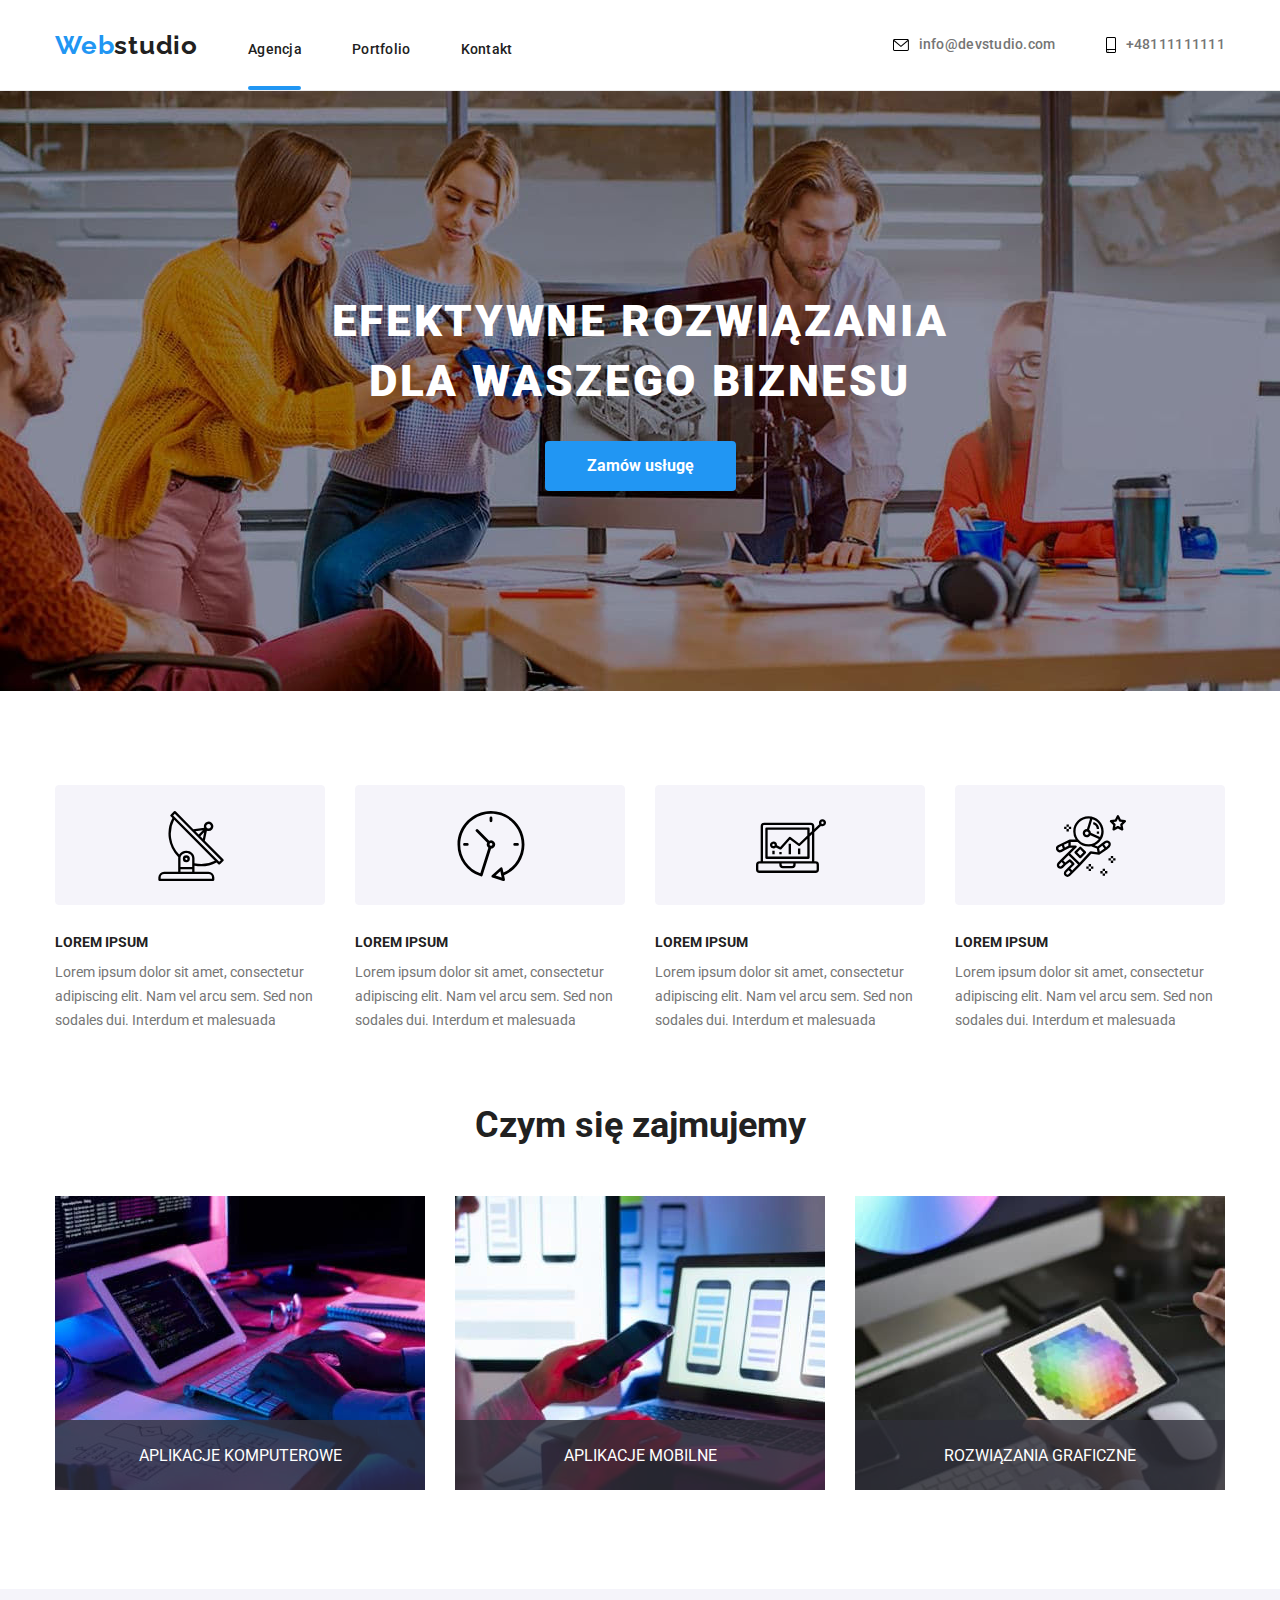
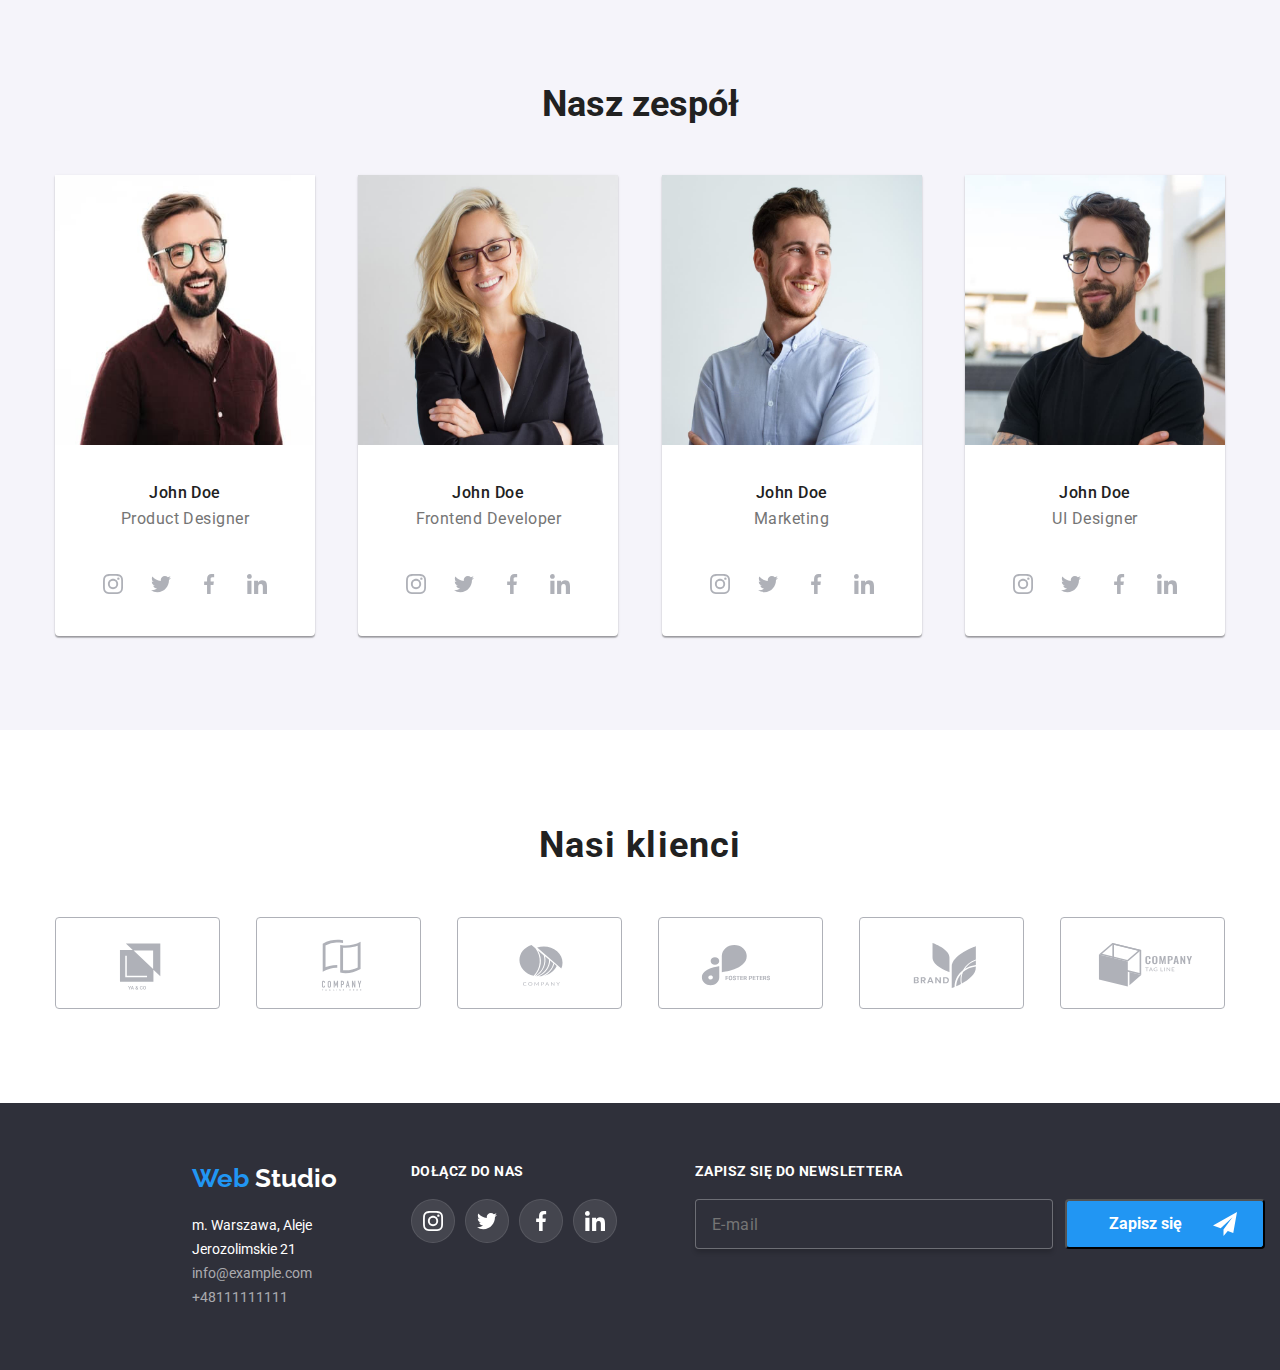
<file: index.html>
<!DOCTYPE html>
<html lang="pl">
  <head>
    <meta charset="UTF-8" />
    <meta http-equiv="X-UA-Compatible" content="IE=edge" />
    <meta name="viewport" content="width=device-width, initial-scale=1.0" />
    <title>Webstudio</title>
    <link rel="stylesheet" href="./css/style.css" />
    <link rel="preconnect" href="https://fonts.googleapis.com" />
    <link rel="preconnect" href="https://fonts.gstatic.com" crossorigin />
    <link
      href="https://fonts.googleapis.com/css2?family=Raleway:wght@700&family=Roboto:wght@400;500;700;900&display=swap"
      rel="stylesheet"
    />
    <link rel="stylesheet" href="./css/normalizer.css" />
    <style>
      body {
        font-family: "Roboto", sans-serif;
        font-style: normal;
        font-weight: 400;
        color: #212121;
      }
    </style>
  </head>
  <body>
    <header>
      <section class="header-view">
        <div class="container">
          <nav class="main-navigation">
            <ul class="menu-nav">
              <li>
                <a class="logo"><span>Web</span>studio </a>
              </li>
              <li><a class="menu-link" href="./index.html">Agencja </a>
                <div class="underscore"></div>
              </li>
              <li>
                <a class="menu-link" href="./portfolio.html">Portfolio</a>
              </li>
              <li><a class="menu-link" href="">Kontakt </a></li>
            </ul>
            <ul class="menu-contact-list">
              <li class="menu-contact">
                <a class="menu-contact-link" href="mailto:info@devstudio.com"
                  ><svg class="evenlope-smartphone" width="16" height="12">
                    <use href="images/icons.svg#icon-envelope-1"></use>
                  </svg>
                  <span class="contact-label">info@devstudio.com</span></a
                >
              </li>
              <li class="menu-contact">
                <a class="menu-contact-link" href="tel:+48111111111"
                  ><svg class="envelope-smartphon" width="10" height="16">
                    <use href="images/icons.svg#icon-smartphone-1"></use>
                  </svg>
                  <span class="contact-label">+48111111111</span></a
                >
              </li>
            </ul>
          </nav>
        </div>
      </section>
    </header>
    <main>
      <section class="background-title hero-image">
        <div class="container">
          <h1 class="main-title">EFEKTYWNE ROZWIĄZANIA DLA WASZEGO BIZNESU</h1>
          <button class="button-index" type="button"data-modal-open>Zamów usługę</button>
        </div>
      </section>
      <section class="section" class="strenghts-box">
        <div class="container">
          <ul class="symbol-strenghts-list">
          <ul class="strenghts">
            <li>
              <div class="symbol-strenghts-item">
              <svg width="70" height="70">
                <use href="images/icons.svg#icon-antenna-1-1"></use>
              </svg> 
            </div>
              <h4 class="strenghts-title">LOREM IPSUM</h4>
              <a class="strenghts-text">
                Lorem ipsum dolor sit amet, consectetur adipiscing elit. Nam vel
                arcu sem. Sed non sodales dui. Interdum et malesuada
              </a>
            </li>
            <li>
              <div class="symbol-strenghts-item">
              <svg width="70" height="70">
                <use href="images/icons.svg#icon-clock-1-1"></use>
              </svg>
            </div>
              <h4 class="strenghts-title">LOREM IPSUM</h4>
              <a class="strenghts-text">
                Lorem ipsum dolor sit amet, consectetur adipiscing elit. Nam vel
                arcu sem. Sed non sodales dui. Interdum et malesuada
              </a>
            </li>
            <li>
              <div class="symbol-strenghts-item">
              <svg width="70" height="70">
                <use href="images/icons.svg#icon-diagram-1-1"></use>
              </svg>
            </div>
              <h4 class="strenghts-title">LOREM IPSUM</h4>
              <a class="strenghts-text">
                Lorem ipsum dolor sit amet, consectetur adipiscing elit. Nam vel
                arcu sem. Sed non sodales dui. Interdum et malesuada
              </a>
            </li>
            <li>
              <div class="symbol-strenghts-item">
              <svg width="70" height="70">
                <use href="images/icons.svg#icon-astronaut-1-1"></use>
              </svg>
            </div>
              <h4 class="strenghts-title">LOREM IPSUM</h4>
              <a class="strenghts-text">
                Lorem ipsum dolor sit amet, consectetur adipiscing elit. Nam vel
                arcu sem. Sed non sodales dui. Interdum et malesuada
              </a>
            </li>
          </ul>
        </div>
      </section>
      <section class="section">
        <div class="container">
          <h2 class="section-service-title">Czym się zajmujemy</h2>
          <ul class="images-service">
            <li>
  <div class="images-service-overlay">
    <p>APLIKACJE KOMPUTEROWE</p>
  </div>
              <img
                src="images/service-1.jpg"
                alt="Osoba pisze na
            klawiaturze"
                width="370"
                height="294"
              />
            </li>
            <li>
              <div class="images-service-overlay">
    <p>APLIKACJE MOBILNE</p>
  </div>
              <img
                src="images/service-2.jpg"
                alt="Laptop i smartfon"
                width="370"
                height="294"
              />
            </li>
            <li>
              <div class="images-service-overlay">
    <p>ROZWIĄZANIA GRAFICZNE</p>
  </div>
              <img
                src="images/service-3.jpg"
                alt="Tablet"
                width="370"
                height="294"
              />
            </li>
          </ul>
        </div>
      </section>
      <section class="section-team-images">
        <div class="container">
          <h2 class="section-title-team">Nasz zespół</h2>
          <ul class="images-team">
            <li>
              <figure class="team-card">
                <img
                  src="images/team-1.jpg"
                  alt="Uśmiechnięty młody mężczyzna w okularach"
                  width="260"
                  height="270"
                />
                <figcaption class="team-image-title">
                  John Doe
                  <p class="team-image-title2">Product Designer</p>
                  <ul class="team-card-sm-list">
                    <li class="team-card-sm-item">
                      <svg class="team-card-sm" width="20" height="20">
                        <use href="images/icons.svg#icon-instagram-2-2"></use>
                      </svg>
                    </li>
                    <li class="team-card-sm-item">
                      <svg class="team-card-sm" width="20" height="20">
                        <use href="images/icons.svg#icon-twitter-1-2"></use>
                      </svg>
                    </li>
                    <li class="team-card-sm-item">
                      <svg class="team-card-sm" width="20" height="20">
                        <use href="images/icons.svg#icon-facebook-1-2"></use>
                      </svg>
                    </li>
                    <li class="team-card-sm-item">
                      <svg class="team-card-sm" width="20" height="20">
                        <use href="images/icons.svg#icon-linkedin-1-4"></use>
                      </svg>
                    </li>
                  </ul>
                </figcaption>
              </figure>
            </li>
            <li>
              <figure class="team-card">
                <img
                  src="images/team-2.jpg"
                  alt="Uśmiechnięta blondynka w okularach"
                  width="260"
                  height="270"
                />
                <figcaption class="team-image-title">
                  John Doe
                  <p class="team-image-title2">Frontend Developer</p>
                  <ul class="team-card-sm-list">
                    <li class="team-card-sm-item">
                      <svg class="team-card-sm" width="20" height="20">
                        <use href="images/icons.svg#icon-instagram-2-2"></use>
                      </svg>
                    </li>
                    <li class="team-card-sm-item">
                      <svg class="team-card-sm" width="20" height="20">
                        <use href="images/icons.svg#icon-twitter-1-2"></use>
                      </svg>
                    </li>
                    <li class="team-card-sm-item">
                      <svg class="team-card-sm" width="20" height="20">
                        <use href="images/icons.svg#icon-facebook-1-2"></use>
                      </svg>
                    </li>
                    <li class="team-card-sm-item">
                      <svg class="team-card-sm" width="20" height="20">
                        <use href="images/icons.svg#icon-linkedin-1-4"></use>
                      </svg>
                    </li>
                  </ul>
                </figcaption>
              </figure>
            </li>
            <li>
              <figure class="team-card">
                <img
                  src="images/team-3.jpg"
                  alt="Uśmiechnięty młody mężczyzna"
                  width="260"
                  height="270"
                />
                <figcaption class="team-image-title">
                  John Doe
                  <p class="team-image-title2">Marketing</p>
                  <ul class="team-card-sm-list">
                    <li class="team-card-sm-item">
                      <svg class="team-card-sm" width="20" height="20">
                        <use href="images/icons.svg#icon-instagram-2-2"></use>
                      </svg>
                    </li>
                    <li class="team-card-sm-item">
                      <svg class="team-card-sm" width="20" height="20">
                        <use href="images/icons.svg#icon-twitter-1-2"></use>
                      </svg>
                    </li>
                    <li class="team-card-sm-item">
                      <svg class="team-card-sm" width="20" height="20">
                        <use href="images/icons.svg#icon-facebook-1-2"></use>
                      </svg>
                    </li>
                    <li class="team-card-sm-item">
                      <svg class="team-card-sm" width="20" height="20">
                        <use href="images/icons.svg#icon-linkedin-1-4"></use>
                      </svg>
                    </li>
                  </ul>
                </figcaption>
              </figure>
            </li>
            <li>
              <figure class="team-card">
                <img
                  src="images/team-4.jpg"
                  alt="Uśmiechnięty młody mężczyzna w okularach"
                  width="260"
                  height="270"
                />
                <figcaption class="team-image-title">
                  John Doe
                  <p class="team-image-title2">UI Designer</p>
                  <ul class="team-card-sm-list">
                    <li class="team-card-sm-item">
                      <svg class="team-card-sm" width="20" height="20">
                        <use href="images/icons.svg#icon-instagram-2-2"></use>
                      </svg>
                    </li>
                    <li class="team-card-sm-item">
                      <svg class="team-card-sm" width="20" height="20">
                        <use href="images/icons.svg#icon-twitter-1-2"></use>
                      </svg>
                    </li>
                    <li class="team-card-sm-item">
                      <svg class="team-card-sm" width="20" height="20">
                        <use href="images/icons.svg#icon-facebook-1-2"></use>
                      </svg>
                    </li>
                    <li class="team-card-sm-item">
                      <svg class="team-card-sm" width="20" height="20">
                        <use href="images/icons.svg#icon-linkedin-1-4"></use>
                      </svg>
                    </li>
                  </ul>
                </figcaption>
              </figure>
            </li>
          </ul>
        </div>
      </section>
      <section class="section">
        <div class="container">
          <h2 class="section-customers-title">Nasi klienci</h2>
          <ul class="logo-customer-list">
            <li class="logo-customer-item">
              <svg class="logo-customer" width="106" height="60.04">
                <use href="images/icons.svg#icon-Logo-5"></use>
              </svg>
            </li>
            <li class="logo-customer-item">
              <svg class="logo-customer" width="106" height="60.04">
                <use href="images/icons.svg#icon-Logo-4"></use>
              </svg>
            </li>
            <li class="logo-customer-item">
              <svg class="logo-customer" width="106" height="60.04">
                <use href="images/icons.svg#icon-Logo-3"></use>
              </svg>
            </li>
            <li class="logo-customer-item">
              <svg class="logo-customer" width="106" height="60.04">
                <use href="images/icons.svg#icon-Logo-2"></use>
              </svg>
            </li>
            <li class="logo-customer-item">
              <svg class="logo-customer" width="106" height="60.04">
                <use href="images/icons.svg#icon-Logo-1"></use>
              </svg>
            </li>
            <li class="logo-customer-item">
              <svg class="logo-customer" width="106" height="60.04">
                <use href="images/icons.svg#icon-Logo"></use>
              </svg>
            </li>
          </ul>
        </div>
      </section>
    </main>
    <footer class="background-footer">
      <div class="container footer-container">
        <div class="container-info">
          <a class="logo-footer" href=""
            ><span class="web">Web</span>
            <span class="studio-footer">Studio</span></a
          >
          <div class="address-contact-footer">
            <adress class="address-footer">
              m. Warszawa, Aleje Jerozolimskie 21
            </adress>
            <p class="footer-mail-index">
              <a class="contact-footer" href="mailto:info@example.com"
                >info@example.com
              </a>
            </p>
            <p class="footer-tel-index">
              <a class="contact-footer" href="tel:+48111111111">
                +48111111111</a
              >
            </p>
          </div>
        </div>
        <div class="footer-sm-block">
          <p class="join-us">Dołącz do nas</p>
          <ul class="footer-sm-list">
            <li class="footer-sm-item">
              <svg class="sm-footer" width="20" height="20">
                <use href="images/icons.svg#icon-instagram-2-2"></use>
              </svg>
            </li>
            <li class="footer-sm-item">
              <svg class="sm-footer" width="20" height="20">
                <use href="images/icons.svg#icon-twitter-1-2"></use>
              </svg>
            </li>
            <li class="footer-sm-item">
              <svg class="sm-footer" width="20" height="20">
                <use href="images/icons.svg#icon-facebook-1-2"></use>
              </svg>
            </li>
            <li class="footer-sm-item">
              <svg class="sm-footer" width="20" height="20">
                <use href="images/icons.svg#icon-linkedin-1-4"></use>
              </svg>
            </li>
          </ul>
        </div>
        <div class="footer-newsletter">   
                    <p class="text-newsletter-footer">Zapisz się do newslettera</p>
          <div class="box-send-newsletter"> 
            <form> 
              <label class="email-window-footer" for="email"> 
              <input type="email" name="email" id="newsletter-email" placeholder="E-mail" required>
              </label>
            </form> 
            <div class="button-send-newsletter"> 
            <button data-modal-open class="button-newsletter" type="submit">Zapisz się</button> 
            <svg class="send-icon-button" width="24px" height="24px"><use href="images/icons.svg#icon-icon-send"></use></svg>
            </div>
        </div>
      </div>
    </footer>
    <div class="backdrop is-hidden" data-modal>
      <div class="modal">
        <button class="modal-close" data-modal-close>
          <svg width="18" height="18"> <use href="images/icons.svg#icon-close"></use>
          </svg>
        </button>
    <!--form-->
        <form class="form">
    <p class="modal-title">Zostaw swoje dane w formularzu poniżej</p>
    <!--user-->
    <label class="name" for="user-name">
    <p class="form-title">Imie</p>
    <div class="user"><input class="modal-input" type="text" name="name" id="user-name" required> <svg class="form-icon" width="12" height="12"><use href="images/icons.svg#icon-person-black-18dp-1-1"></use></svg>
 </div></label> 
   <label class="phone" for="user-phone">
    <p class="form-title">Telefon</p>
    <div class="user"><input class="modal-input"
      type="tel"
      name="phone"
      id="user-phone" required> <svg class="form-icon" width="13" height="13"><use href="images/icons.svg#icon-phone-black-18dp-1"></use></svg>
  </div></label>
  <label class="email" for="user-email">
    <p class="form-title">Email</p>
    <div class="user"><input class="modal-input"
      type="email"
      name="email"
      id="user-email" required> <svg class="form-icon" 
      width="15" height="12"><use href="images/icons.svg#icon-email-black-18dp-1"></use></svg>
  </div></label>
  <label class="feedback" for="user-feedback">
    <p class="form-title">Komentarz</p>
    <textarea class="feedback-text" name="feedback" id="user-feedback" placeholder="Wprowadź tekst"></textarea>
  </label>

<!--icon-checked-->
<label class="check option">
  <input class="check-input" type="checkbox">
  <div class="regulations-box">
  <span class="check-box"></span>
  <p class="regulations">Oświadczam iż akceptuję <a class="blue-text" href="">Regulamin</a> i <a class="blue-text" href="">Politykę Prywatności</a></p>
  </div>
</label>
  <!--botton-send-->
    <button class="modal-button" type="submit">Wyślij</button>
</form>
      </div>
    </div>
    <script src="./js/modal.js"></script>
  </body>
</html>
</file>
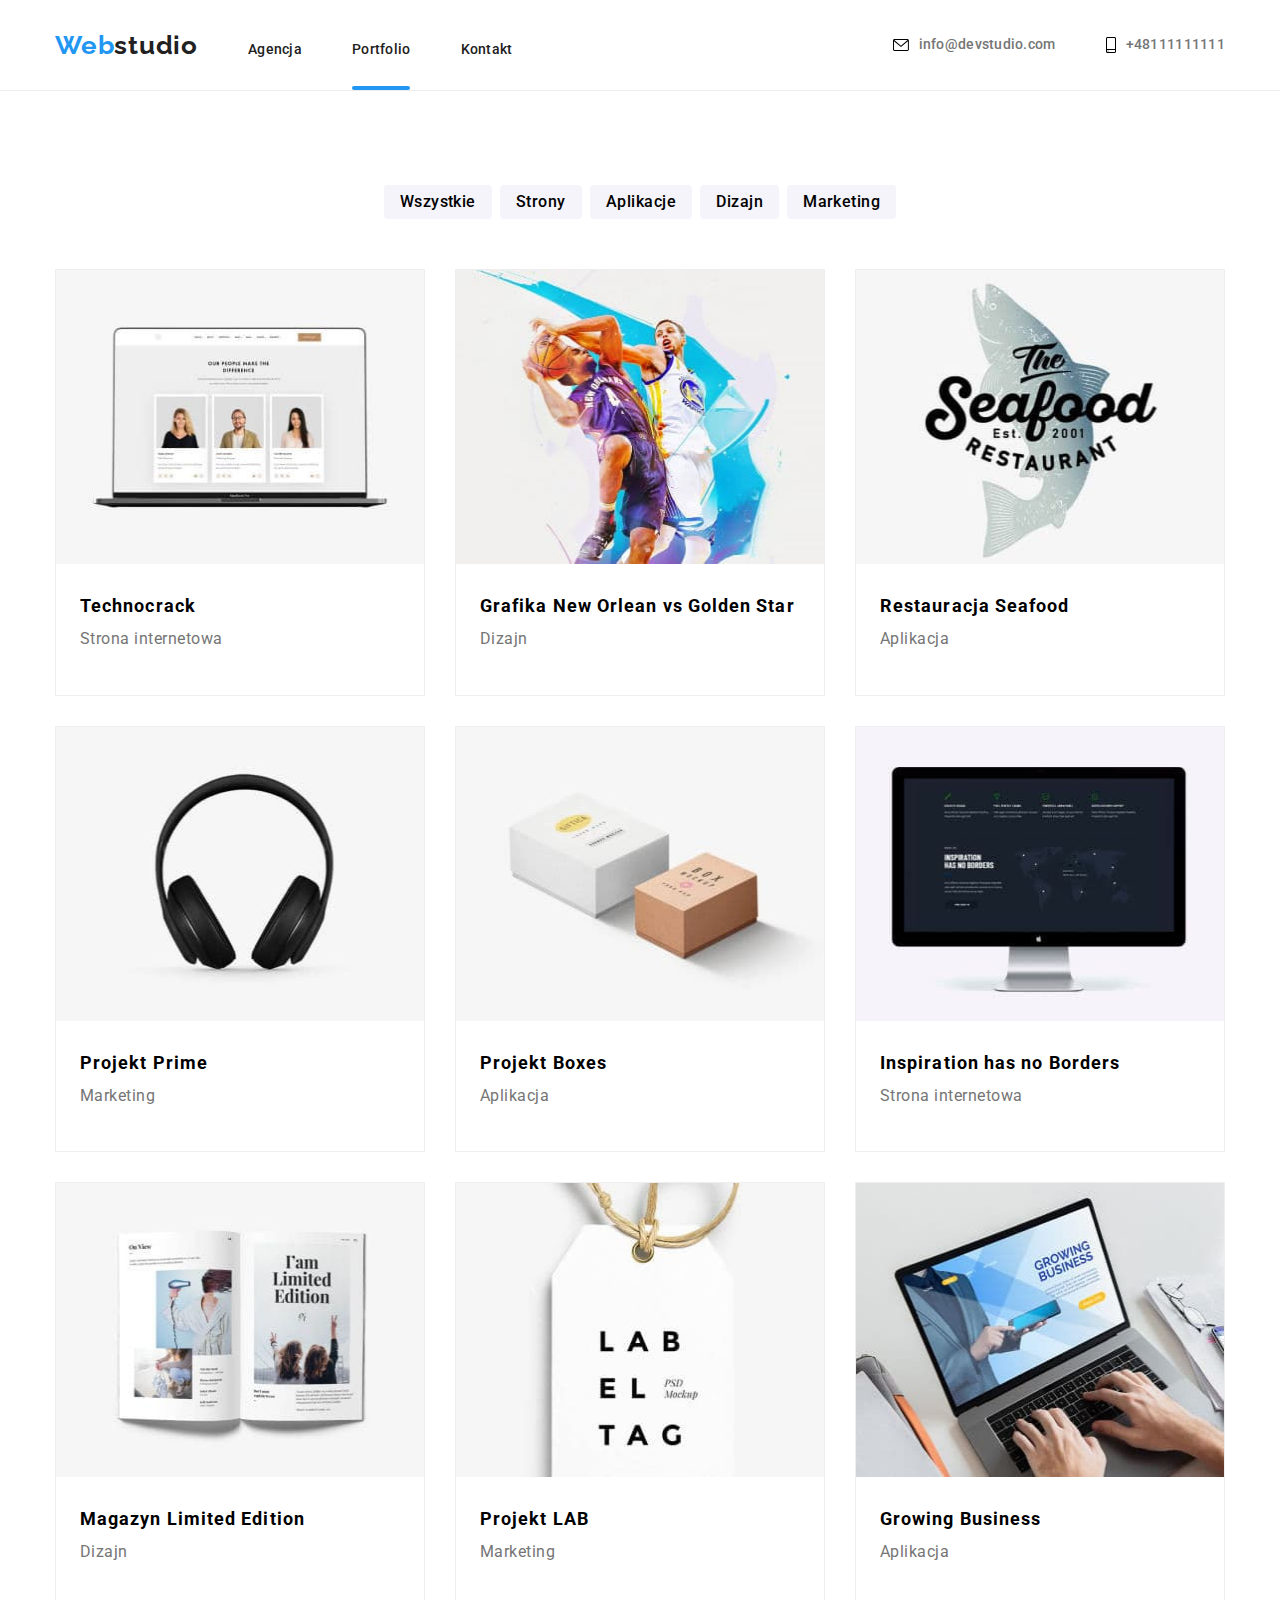
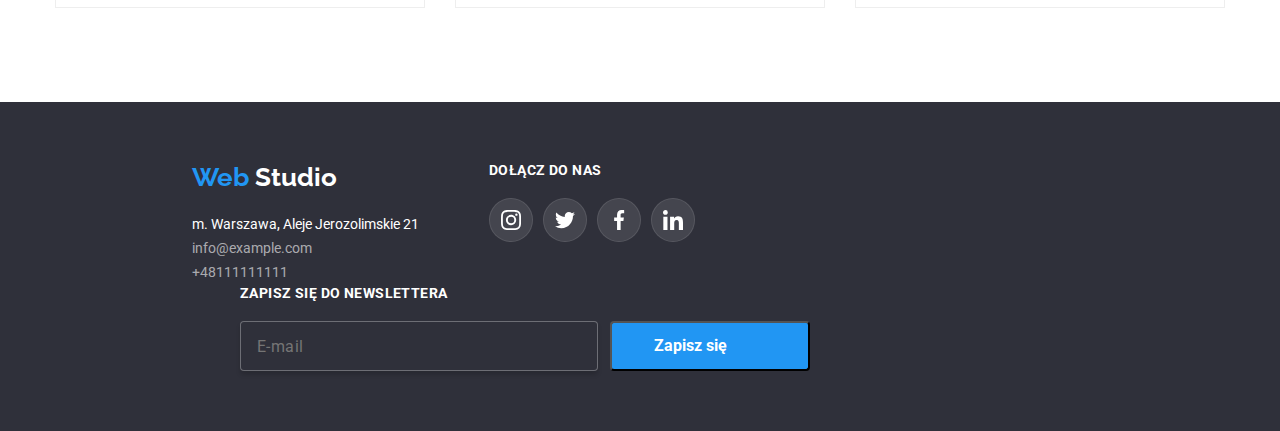
<file: portfolio.html>
<!DOCTYPE html>
<html lang="pl">
  <head>
    <meta charset="UTF-8" />
    <meta http-equiv="X-UA-Compatible" content="IE=edge" />
    <meta name="viewport" content="width=device-width, initial-scale=1.0" />
    <title>Webstudio/Portfolio</title>
    <link rel="stylesheet" href="./css/style.css" />
    <link rel="preconnect" href="https://fonts.googleapis.com" />
    <link rel="preconnect" href="https://fonts.gstatic.com" crossorigin />
    <link
      href="https://fonts.googleapis.com/css2?family=Raleway:wght@700&family=Roboto:wght@400;500;700;900&display=swap"
      rel="stylesheet"
    />
    <link rel="stylesheet" href="./css/normalizer.css" />
    <style>
      body {
        font-family: "Roboto", sans-serif;
        font-style: normal;
        font-weight: 400;
      }
    </style>
  </head>
  <body>
    <header>
      <section class="header-view">
        <div class="container">
          <nav class="main-navigation">
            <ul class="menu-nav">
              <li>
                <a class="logo" href="./index.html"><span>Web</span>studio </a>
              </li>
              <li><a class="menu-link" href="">Agencja </a></li>
              <li>
                <a class="menu-link" href="./portfolio.html">Portfolio</a>
                <div class="underscore-portfolio"></div>
              </li>
              <li><a class="menu-link" href="">Kontakt </a></li>
            </ul>
            <ul class="menu-contact-list">
              <li class="menu-contact">
                <a class="menu-contact-link" href="mailto:info@devstudio.com"
                  ><svg class="evenlope-smartphone" width="16" height="12">
                    <use href="images/icons.svg#icon-envelope-1"></use>
                  </svg>
                  <span class="contact-label">info@devstudio.com</span></a
                >
              </li>
              <li class="menu-contact">
                <a class="menu-contact-link" href="tel:+48111111111"
                  ><svg class="envelope-smartphon" width="10" height="16">
                    <use href="images/icons.svg#icon-smartphone-1"></use>
                  </svg>
                  <span class="contact-label">+48111111111</span></a
                >
              </li>
            </ul>
          </nav>
        </div>
      </section>
    </header>
    <main>
      <div class="container">
        <section class="section">
          <ul class="portfolio-buttons">
            <li>
              <button type="button" class="button-portfolio">Wszystkie</button>
            </li>
            <li>
              <button type="button" class="button-portfolio">Strony</button>
            </li>
            <li>
              <button type="button" class="button-portfolio">Aplikacje</button>
            </li>
            <li>
              <button type="button" class="button-portfolio">Dizajn</button>
            </li>
            <li>
              <button type="button" class="button-portfolio">Marketing</button>
            </li>
          </ul>
          <ul class="portfolio-list">
            <li>
              <figure class="figure-portfolio">
                <img
                  src="images/portfolio-1.jpg"
                  alt="Ekran laptopa z trzema zdjęciami osób"
                  width="368"
                  height="294"
                />
                <div class="cover-box-text">
                  <p>
                    Technocrack jest popularną platformą wykorzystywaną do
                    rozpowszechniania koronawirusa.Firmy wykorzystują tę
                    platformę do celów szpiegowskich i ataków na
                    niezabezpieczone serwery konkurencji
                  </p>
                </div>
                <figcaption class="image-title">
                  Technocrack
                  <p class="image-title2">Strona internetowa</p>
                </figcaption>
              </figure>
            </li>
            <li>
              <figure class="figure-portfolio">
                <img
                  src="images/portfolio-2.jpg"
                  alt="Dwóch koszykarzy walczy o piłkę"
                  width="368"
                  height="294"
                />
                <div class="cover-box-text">
                  <p>
                    Technocrack jest popularną platformą wykorzystywaną do
                    rozpowszechniania koronawirusa.Firmy wykorzystują tę
                    platformę do celów szpiegowskich i ataków na
                    niezabezpieczone serwery konkurencji
                  </p>
                </div>
                <figcaption class="image-title">
                  Grafika New Orlean vs Golden Star
                  <p class="image-title2">Dizajn</p>
                </figcaption>
              </figure>
            </li>
            <li>
              <figure class="figure-portfolio">
                <img
                  src="images/portfolio-3.jpg"
                  alt="Logotyp z rybą restauracji serwującej owoce morza"
                  width="368"
                  height="294"
                />
                <div class="cover-box-text">
                  <p>
                    Technocrack jest popularną platformą wykorzystywaną do
                    rozpowszechniania koronawirusa.Firmy wykorzystują tę
                    platformę do celów szpiegowskich i ataków na
                    niezabezpieczone serwery konkurencji
                  </p>
                </div>
                <figcaption class="image-title">
                  Restauracja Seafood
                  <p class="image-title2">Aplikacja</p>
                </figcaption>
              </figure>
            </li>
            <li>
              <figure class="figure-portfolio">
                <img
                  src="images/portfolio-4.jpg"
                  alt="Czarne słuchawki bezprzewodowe"
                  width="368"
                  height="294"
                />
                <div class="cover-box-text">
                  <p>
                    Technocrack jest popularną platformą wykorzystywaną do
                    rozpowszechniania koronawirusa.Firmy wykorzystują tę
                    platformę do celów szpiegowskich i ataków na
                    niezabezpieczone serwery konkurencji
                  </p>
                </div>
                <figcaption class="image-title">
                  Projekt Prime
                  <p class="image-title2">Marketing</p>
                </figcaption>
              </figure>
            </li>
            <li>
              <figure class="figure-portfolio">
                <img
                  src="images/portfolio-5.jpg"
                  alt="Dwa pudełka białe i brązowe"
                  width="368"
                  height="294"
                />
                <div class="cover-box-text">
                  <p>
                    Technocrack jest popularną platformą wykorzystywaną do
                    rozpowszechniania koronawirusa.Firmy wykorzystują tę
                    platformę do celów szpiegowskich i ataków na
                    niezabezpieczone serwery konkurencji
                  </p>
                </div>
                <figcaption class="image-title">
                  Projekt Boxes
                  <p class="image-title2">Aplikacja</p>
                </figcaption>
              </figure>
            </li>
            <li>
              <figure class="figure-portfolio">
                <img
                  src="images/portfolio-6.jpg"
                  alt="Monitor wyświetlający stronę internetową z mapą świata"
                  width="368"
                  height="294"
                />
                <div class="cover-box-text">
                  <p>
                    Technocrack jest popularną platformą wykorzystywaną do
                    rozpowszechniania koronawirusa.Firmy wykorzystują tę
                    platformę do celów szpiegowskich i ataków na
                    niezabezpieczone serwery konkurencji
                  </p>
                </div>
                <figcaption class="image-title">
                  Inspiration has no Borders
                  <p class="image-title2">Strona internetowa</p>
                </figcaption>
              </figure>
            </li>
            <li>
              <figure class="figure-portfolio">
                <img
                  src="images/portfolio-7.jpg"
                  alt="Otwarte kolorowe czasopismo"
                  width="368"
                  height="294"
                />
                <div class="cover-box-text">
                  <p>
                    Technocrack jest popularną platformą wykorzystywaną do
                    rozpowszechniania koronawirusa.Firmy wykorzystują tę
                    platformę do celów szpiegowskich i ataków na
                    niezabezpieczone serwery konkurencji
                  </p>
                </div>
                <figcaption class="image-title">
                  Magazyn Limited Edition
                  <p class="image-title2">Dizajn</p>
                </figcaption>
              </figure>
            </li>
            <li>
              <figure class="figure-portfolio">
                <img
                  src="images/portfolio-8.jpg"
                  alt="Papierowa zawieszka"
                  width="368"
                  height="294"
                />
                <div class="cover-box-text">
                  <p>
                    Technocrack jest popularną platformą wykorzystywaną do
                    rozpowszechniania koronawirusa.Firmy wykorzystują tę
                    platformę do celów szpiegowskich i ataków na
                    niezabezpieczone serwery konkurencji
                  </p>
                </div>
                <figcaption class="image-title">
                  Projekt LAB
                  <p class="image-title2">Marketing</p>
                </figcaption>
              </figure>
            </li>
            <li>
              <figure class="figure-portfolio">
                <img
                  src="images/portfolio-9.jpg"
                  alt="Dłonie osoby piszącej na klawiaturze laptopa"
                  width="368"
                  height="294"
                />
                <div class="cover-box-text">
                  <p>
                    Technocrack jest popularną platformą wykorzystywaną do
                    rozpowszechniania koronawirusa.Firmy wykorzystują tę
                    platformę do celów szpiegowskich i ataków na
                    niezabezpieczone serwery konkurencji
                  </p>
                </div>
                <figcaption class="image-title">
                  Growing Business
                  <p class="image-title2">Aplikacja</p>
                </figcaption>
              </figure>
            </li>
          </ul>
        </section>
      </div>
    </main>
    <footer class="background-footer">
      <div class="container footer-container">
        <div class="container-info">
          <a class="logo-footer" href=""
            ><span class="web">Web</span>
            <span class="studio-footer">Studio</span></a
          >
          <div class="address-contact-footer">
            <adress class="address-footer">
              m. Warszawa, Aleje Jerozolimskie 21
            </adress>
            <p class="footer-mail-index">
              <a class="contact-footer" href="mailto:info@example.com"
                >info@example.com
              </a>
            </p>
            <p class="footer-tel-index">
              <a class="contact-footer" href="tel:+48111111111">
                +48111111111</a
              >
            </p>
          </div>
        </div>
        <div class="footer-sm-block">
          <p class="join-us">Dołącz do nas</p>
          <ul class="footer-sm-list">
            <li class="footer-sm-item">
              <svg class="sm-footer" width="20" height="20">
                <use href="images/icons.svg#icon-instagram-2-2"></use>
              </svg>
            </li>
            <li class="footer-sm-item">
              <svg class="sm-footer" width="20" height="20">
                <use href="images/icons.svg#icon-twitter-1-2"></use>
              </svg>
            </li>
            <li class="footer-sm-item">
              <svg class="sm-footer" width="20" height="20">
                <use href="images/icons.svg#icon-facebook-1-2"></use>
              </svg>
            </li>
            <li class="footer-sm-item">
              <svg class="sm-footer" width="20" height="20">
                <use href="images/icons.svg#icon-linkedin-1-4"></use>
              </svg>
            </li>
          </ul>
        </div>
      </div>
      <div class="footer-newsletter">
        <p class="text-newsletter-footer">Zapisz się do newslettera</p>
        <div class="box-send-newsletter">
          <form>
            <label class="email-window-footer" for="email">
              <input
                type="email"
                name="email"
                id="newsletter-email"
                placeholder="E-mail"
                required
              />
            </label>
          </form>
          <div class="button-send-newsletter">
            <button data-modal-open class="button-newsletter" type="submit">
              Zapisz się
            </button>
            <svg class="send-icon-button" width="24px" height="24px">
              <use href=""></use>
            </svg>
          </div>
        </div>
      </div>
    </footer>
  </body>
</html>
</file>
<file: css/style.css>
* {
  padding: 0;
  margin: 0;
}
:root {
  --main-font-color: #212121;
  --second-font-color: #757575;
  --background-color-light: #e5e5e5;
  --background-color-medium: #f5f4fa;
  --background-color-dark: #2f303a;
  --color-primary: #2196f3;
  --color-secondary: #ffffff;
  --color-secondary-grey: #f5f4fa;
}
.container {
  max-width: 1200px;
  margin: 0 auto;
  padding: 0 15px;
}
.section {
  padding-top: 94px;
  padding-bottom: 94px;
}
li {
  list-style: none;
}

/* ======header-section===== */

.link-header :focus {
  color: var(--color-primary);
  transition-duration: 250ms;
  transition-timing-function: cubic-bezier(0.4, 0, 0.2, 1);
  transition-property: color;
}
.header-view {
  border-bottom: 1px solid #ececec;
}
.main-navigation {
  display: flex;
  align-items: center;
  justify-content: space-between;
  font-weight: 500;
  font-size: 14px;
  line-height: 1.18;
  letter-spacing: 0.02em;
  color: var(--main-font-color);
}
.menu-nav {
  display: flex;
  align-items: baseline;
  justify-content: flex-start;
  gap: 50px;
  text-decoration: none;
  padding-top: 32px;
  padding-bottom: 32px;
}
.underscore {
  position: relative;
  top: 28px;
}
.underscore::after {
  content: "";
  position: absolute;
  left: 0;
  display: block;
  width: 53px;
  height: 4px;
  background-color: var(--color-primary);
  border-radius: 2px;
}
.underscore-portfolio {
  position: relative;
  top: 28px;
}
.underscore-portfolio::after {
  content: "";
  position: absolute;
  left: 0;
  display: block;
  width: 58px;
  height: 4px;
  background-color: var(--color-primary);
  border-radius: 2px;
}
.menu-link {
  color: var(--main-font-color);
  font-weight: 500;
  font-size: 14px;
  line-height: 1.14;
  text-decoration: none;
}
.menu-link:hover {
  color: var(--color-primary);
  transition-duration: 250ms;
  transition-timing-function: cubic-bezier(0.4, 0, 0.2, 1);
  transition-property: color;
}
.menu-contact-list {
  display: flex;
  align-items: center;
  gap: 50px;
  text-decoration: none;
}
.menu-contact-link {
  font-weight: 500;
  font-size: 14px;
  line-height: 1.14;
  color: var(--second-font-color);
  text-decoration: none;
  display: flex;
  justify-content: center;
  align-items: center;
  gap: 10px;
}
.menu-contact-link:hover .contact-label {
  color: var(--color-primary);
  transition-duration: 250ms;
  transition-timing-function: cubic-bezier(0.4, 0, 0.2, 1);
  transition-property: color;
}
.menu-contact-link:hover svg {
  fill: var(--color-primary);
  transition-duration: 250ms;
  transition-timing-function: cubic-bezier(0.4, 0, 0.2, 1);
  transition-property: fill;
}
.logo {
  font-family: "Raleway";
  font-weight: 700;
  font-size: 26px;
  line-height: 1;
  letter-spacing: 0.03em;
  text-decoration: none;
  color: var(--main-font-color);
}
.logo span {
  font-family: "Raleway";
  font-weight: 700;
  font-size: 26px;
  line-height: 1;
  letter-spacing: 0.03em;
  color: var(--color-primary);
}

/* ======main-section===== */

.buttons:hover {
  color: var(--color-secondary);
  cursor: pointer;
  background-color: var(--color-primary);
  transition-duration: 250ms;
  transition-timing-function: cubic-bezier(0.4, 0, 0.2, 1);
  transition-property: background-color;
}
.button-index {
  cursor: pointer;
  font-weight: 700;
  font-size: 16px;
  line-height: 1.88;
  color: var(--color-secondary);
  background: var(--color-primary);
  max-width: 200px;
  text-align: center;
  padding: 10px 42px 10px 42px;
  border-radius: 4px;
  box-shadow: 0px 4px 4px rgba(0, 0, 0, 0.15);
  border-color: none;
  border-style: solid;
  border-width: 0;
  margin-top: 30px;
}
.main-title {
  font-weight: 900;
  font-size: 44px;
  line-height: 60px;
  letter-spacing: 0.06em;
  width: 696px;
  text-align: center;
  color: var(--color-secondary);
  margin: 0 auto;
}
.background-title {
  background-color: var(--background-color-dark);
  text-align: center;
}
.hero-image {
  background-image: url(../images/office-background.jpg);
  background-position: center;
  max-width: 1600px;
  background-size: cover;
  padding: 200px 0;
  margin: 0 auto;
}

/* ======our-strenghts===== */

.symbol-strenghts-list {
  list-style: none;
  margin-bottom: 30px;
  max-width: 1170px;
  padding: 0;
  display: flex;
  justify-content: center;
  gap: 30px;
}
.symbol-strenghts-item {
  width: 270px;
  height: 120px;
  border: 1px solid #f5f4fa;
  border-radius: 4px;
  padding-left: 100px;
  padding-top: 25px;
  margin-bottom: 30px;
  background: var(--background-color-medium);
}
.strenghts-box {
  padding-top: 94px;
  padding-bottom: 94px;
}
.strenghts {
  display: flex;
  gap: 30px;
  margin: 0;
  height: 101px;
  width: 1170px;
}
.strenghts-title {
  font-weight: 700;
  font-size: 14px;
  line-height: 1.14;
  margin: 0 0 10px 0;
  color: var(--main-font-color);
}
.strenghts-text {
  font-weight: 400;
  font-size: 14px;
  line-height: 1.71;
  margin: 0;
  color: var(--second-font-color);
}

/* ======our-services===== */

.section-service-title {
  font-weight: 700;
  font-size: 36px;
  line-height: 1.17;
  text-align: center;
  margin: 0 0 50px 0;
  color: var(--main-font-color);
}
.images-service {
  display: flex;
  justify-content: space-between;
  padding: 0;
}
.images-service-overlay {
  position: absolute;
  margin-top: 224px;
  width: 370px;
  height: 70px;
  background: rgba(47, 48, 58, 0.8);
  color: var(--color-secondary);
  text-align: center;
  padding-top: 27px;
  padding-bottom: 27px;
}

/* ======our-team===== */

.section-team-images {
  background-color: var(--background-color-medium);
  padding-top: 94px;
  padding-bottom: 94px;
}
.images-team {
  display: flex;
  justify-content: space-between;
  margin: 0;
  padding: 0;
}
.section-title-team {
  font-weight: 700;
  font-size: 36px;
  line-height: 1.17;
  text-align: center;
  padding-bottom: 50px;
  color: var(--main-font-color);
}
.team-image-title {
  font-weight: 500;
  font-size: 16px;
  line-height: 1.7;
  text-align: center;
  letter-spacing: 0.03em;
  color: var(--main-font-color);
  padding-top: 30px;
}
.team-image-title2 {
  font-weight: 400;
  font-size: 16px;
  line-height: 1.6;
  text-align: center;
  letter-spacing: 0.03em;
  color: var(--second-font-color);
  padding-bottom: 30px;
}
.list-team-card {
  margin-top: 0px;
  margin-right: 0px;
  margin-bottom: 94px;
  margin-left: 0px;
}
.team-card {
  margin: 0;
  background-color: var(--color-secondary);
  border-radius: 0px 0px 4px 4px;
  box-shadow: 0px 1px 3px rgba(0, 0, 0, 0.12), 0px 1px 1px rgba(0, 0, 0, 0.14),
    0px 2px 1px rgba(0, 0, 0, 0.2);
  transition-duration: 250ms;
  transition-timing-function: cubic-bezier(0.4, 0, 0.2, 1);
}
.team-card-sm-list {
  list-style: none;
  margin-top: 0;
  margin-bottom: 0;
  padding-bottom: 30px;
  padding-left: 32px;
  padding-right: 32px;
  display: flex;
  justify-content: space-evenly;
}
.team-card-sm-item {
  width: 44px;
  height: 44px;
  border: 1px solid transparent;
  border-radius: 50%;
  background-color: transparent;
  cursor: pointer;
  padding: 11px 11px 11px 11px;
}
.team-card-sm-item:hover .team-card-sm-item:focus .team-card-sm {
  fill: var(--color-secondary);
  text-align: center;
  transition-duration: 250ms;
  transition-timing-function: cubic-bezier(0.4, 0, 0.2, 1);
}
.team-card-sm-item:hover svg {
  fill: #ffff;
  transition-duration: 250ms;
  transition-timing-function: cubic-bezier(0.4, 0, 0.2, 1);
  transition-property: fill;
}
.team-card-sm {
  fill: #afb1b8;
}
.team-card-sm-item:hover,
.team-card-sm-item:focus {
  border: 1px solid var(--color-primary);
  background-color: var(--color-primary);
  fill: var(--color-secondary);
  transition-duration: 250ms;
  transition-timing-function: cubic-bezier(0.4, 0, 0.2, 1);
  transition-property: background-color;
}

/* ======our-customers===== */

.section-customers-title {
  font-size: 36px;
  letter-spacing: 0.03em;
  text-align: center;
  line-height: 1.2;
  margin-top: 0;
  margin-bottom: 50;
}
.logo-customer-list {
  list-style: none;
  margin-top: 0;
  margin-bottom: 0;
  padding-top: 50px;
  display: flex;
  gap: 36px;
}
.logo-customer-item {
  width: 170px;
  height: 92px;
  border: 1px solid #afb1b8;
  border-radius: 4px;
  cursor: pointer;
  padding-left: 32px;
  padding-top: 17.71px;
  justify-content: center;
}
.logo-customer {
  fill: #afb1b8;
}
.logo-customer-item:hover .logo-customer,
.logo-customer-item:focus .logo-customer {
  fill: var(--color-primary);
  transition-duration: 250ms;
  transition-timing-function: cubic-bezier(0.4, 0, 0.2, 1);
  transition-property: fill;
}
.logo-customer-item:hover,
.logo-customer-item:focus {
  border: 1px solid var(--color-primary);
  transition-duration: 250ms;
  transition-timing-function: cubic-bezier(0.4, 0, 0.2, 1);
  transition-property: color;
}

/* ======footer===== */

.background-footer {
  background: var(--background-color-dark);
  padding-top: 60px;
  padding-bottom: 60px;
  padding-left: 162px;
}
.footer-container {
  display: flex;
}
.logo-footer {
  font-family: "Raleway";
  font-weight: 700;
  font-size: 26px;
  line-height: 1.19;
  padding-top: 60px;
  padding-left: 15px;
  text-decoration: none;
}
.studio-footer {
  color: var(--color-secondary);
}
.web {
  color: var(--color-primary);
}
.address-contact-footer {
  font-weight: 400;
  font-size: 14px;
  line-height: 1.71;
  padding-top: 20px;
  padding-left: 15px;
}
.address-footer {
  color: var(--color-secondary);
}
.contact-footer {
  color: rgba(255, 255, 255, 0.6);
  text-decoration: none;
}
.contact-footer:hover,
.contact-footer:focus {
  color: var(--color-primary);
  transition-duration: 250ms;
  transition-timing-function: cubic-bezier(0.4, 0, 0.2, 1);
  transition-property: color;
}
.footer-portfolio-mail {
  margin: 9px 0;
}
.footer-portfolio-tel {
  margin: 0;
}

/* ======footer-join-us===== */

.footer-sm-block {
  margin-left: 70px;
}
.join-us {
  font-weight: 700;
  font-size: 14px;
  line-height: 16px;
  letter-spacing: 0.03em;
  text-transform: uppercase;
  color: var(--color-secondary);
  padding-bottom: 20px;
}
.footer-sm-list {
  list-style: none;
  margin-top: 0;
  margin-bottom: 0;
  padding: 0;
  display: flex;
  gap: 10px;
}
.footer-sm-item {
  width: 44px;
  height: 44px;
  border: 1px solid rgba(255, 255, 255, 0.1);
  border-radius: 50%;
  background-color: rgba(255, 255, 255, 0.1);
  cursor: pointer;
  padding-left: 11px;
  padding-top: 11px;
}
.footer-sm-item:hover,
.footer-sm-item:focus {
  border: 1px solid var(--color-primary);
  background-color: var(--color-primary);
  fill: var(--color-secondary);
  transition-duration: 250ms;
  transition-timing-function: cubic-bezier(0.4, 0, 0.2, 1);
  transition-property: background-color;
}
.sm-footer {
  fill: #ffffff;
}

/* ======newsletter===== */

.footer-newsletter {
  margin-left: 78px;
}
.box-send-newsletter {
  display: inline-flex;
}
.text-newsletter-footer {
  display: flex;
  font-weight: 700;
  font-size: 14px;
  line-height: 16px;
  letter-spacing: 0.03em;
  text-transform: uppercase;
  color: #ffffff;
  padding-bottom: 20px;
}
.email-window-footer > input {
  display: flex;
  align-items: center;
  width: 358px;
  height: 50px;
  border: 1px solid rgba(255, 255, 255, 0.3);
  box-shadow: 0 4px 4px rgba(0, 0, 0, 0.15);
  border-radius: 4px;
  background-color: var(--background-color-dark);
  letter-spacing: 0.03em;
  color: rgba(255, 255, 255, 0.6);
  padding-left: 16px;
}
.button-send-newsletter {
  display: flex;
  justify-content: space-between;
  flex-direction: row-reverse;
  position: relative;
  margin-left: 12px;
}
.button-send-newsletter > button {
  display: flex;
  justify-content: flex-start;
  align-items: center;
  width: 200px;
  height: 50px;
  background-color: var(--color-primary);
  box-shadow: rgba(0, 0, 0, 0.15);
  border-radius: 4px;
  color: #ffffff;
  cursor: pointer;
  font-family: "Roboto";
  font-style: normal;
  font-weight: 700;
  font-size: 16px;
  line-height: 188%;
  padding-left: 42px;
}
.send-icon-button {
  display: flex;
  position: absolute;
  margin-top: 13px;
  margin-left: 24px;
  margin-right: 28px;
  fill: #ffffff;
}

/* ======portfolio===== */

.portfolio-buttons {
  display: flex;
  justify-content: center;
  gap: 8px;
  margin: 0 0 50px 0;
}
.button-portfolio {
  cursor: pointer;
  background: #f5f4fa;
  border-radius: 4px;
  border: 0 solid var(--color-secondary-grey);
  background-color: var(--color-secondary-grey);
  padding: 4px 16px 4px 16px;
  font-family: "Roboto";
  font-style: normal;
  font-weight: 500;
  font-size: 16px;
  line-height: 1.63;
  text-align: center;
  letter-spacing: 0.03em;
}
.button-portfolio:hover {
  color: var(--color-secondary);
  background-color: var(--color-primary);
  transition-duration: 250ms;
  transition-timing-function: cubic-bezier(0.4, 0, 0.2, 1);
  transition-property: background-color;
}
.portfolio-list {
  display: flex;
  flex-wrap: wrap;
  padding: 0;
  margin: 0;
  gap: 30px;
  cursor: pointer;
}
.figure-portfolio:hover,
.figure-portfolio:focus {
  box-shadow: 1px 4px 6px 0 rgba(0, 0, 0, 0.16), 0 4px 4px 0 rgba(0, 0, 0, 0.06),
    0 1px 1px 0 rgba(0, 0, 0, 0.12);
  transition-duration: 250ms;
  transition-timing-function: cubic-bezier(0.4, 0, 0.2, 1);
  transition-property: box-shadow;
}
.figure-portfolio {
  margin: 0;
  border: 1px solid #eeeeee;
  position: relative;
  overflow: hidden;
}
.image-title {
  font-weight: 700;
  font-size: 18px;
  line-height: 2;
  letter-spacing: 0.06em;
  padding: 20px 24px;
  position: relative;
  z-index: 10;
  background: #ffffff;
}
.image-title2 {
  font-weight: 400;
  font-size: 16px;
  line-height: 1.88;
  letter-spacing: 0.03em;
  color: var(--second-font-color);
  margin: 0 0 20px 0;
}
.cover-box-text {
  background-color: rgba(33, 150, 243, 0.9);
  color: #ffffff;
  font-size: 18px;
  line-height: 1.55;
  width: 100%;
  height: 294px;
  display: flex;
  padding-left: 24px;
  padding-top: 49px;
  padding-right: 45px;
  padding-bottom: 49px;
  transition: 250ms;
  transition-timing-function: cubic-bezier(0.4, 0, 0.2, 1);
  position: absolute;
  left: 0;
  right: 0;
}
.figure-portfolio:hover .cover-box-text {
  transform: translateY(-100%);
  transition-duration: 250ms;
  transition-timing-function: cubic-bezier(0.4, 0, 0.2, 1);
}

/* ======backdrop-modal.js===== */

.is-hidden {
  pointer-events: none;
  visibility: hidden;
  opacity: 0;
}
.backdrop {
  display: flex;
  background-color: rgba(0, 0, 0, 0.2);
  position: fixed;
  left: 0;
  right: 0;
  top: 0;
  bottom: 0;
  z-index: 1;
  cursor: not-allowed;
  transform: scale(1);
}
.modal-close {
  border: none;
  width: 30px;
  height: 30px;
  background-color: #ffffff;
  position: relative;
  top: 8px;
  left: 91%;
  cursor: pointer;
  position: absolute;
}
.modal {
  position: absolute;
  background: #ffffff;
  box-shadow: 0px 1px 3px rgba(0, 0, 0, 0.12), 0px 1px 1px rgba(0, 0, 0, 0.14),
    0px 2px 1px rgba(0, 0, 0, 0.2);
  border-radius: 4px;
  width: 528px;
  height: 581px;
  cursor: auto;
  margin: auto;
  bottom: 221px;
  left: 536px;
  top: 221px;
}

/*===modal-form===*/

.form {
  padding-left: 40px;
  padding-right: 40px;
}
.modal-title {
  font-weight: 700;
  font-size: 20px;
  line-height: 1.15;
  text-align: center;
  letter-spacing: 0.03em;
  color: var(--main-font-color);
  margin-bottom: 12px;
  margin-top: 40px;
}
.label {
  display: block;
  margin-bottom: 10px;
}
.user {
  position: relative;
}
.form-title {
  font-size: 12px;
  line-height: 1.17;
  letter-spacing: 0.01em;
  color: var(--second-font-color);
  margin-bottom: 4px;
}
.form-icon {
  position: absolute;
  top: 50%;
  left: 15px;
  transform: translateY(-50%);
  border: none;
  transition: 250ms cubic-bezier(0.4, 0, 0.2, 1);
  transition-property: fill;
}
.modal-input {
  width: 100%;
  height: 40px;
  border: 1px solid rgba(33, 33, 33, 0.2);
  border-radius: 4px;
  padding-left: 42px;
  outline: transparent;
  transition: 250ms cubic-bezier(0.4, 0, 0.2, 1);
  transition-property: border;
}
.modal-input:focus + .form-icon,
.modal-input:hover + .form-icon {
  fill: var(--color-primary);
}
.modal-input:focus,
.modal-input:hover {
  border: 1px solid var(--color-primary);
}
.name {
  display: block;
  margin-bottom: 10px;
}
.phone {
  display: block;
  margin-bottom: 10px;
}
.email {
  display: block;
  margin-bottom: 10px;
}
.feedback {
  display: block;
  margin-bottom: 20px;
}
.feedback-text {
  display: flex;
  align-items: center;
  justify-content: center;
  width: 448px;
  height: 120px;
  background: #ffffff;
  border: 1px solid rgba(33, 33, 33, 0.2);
  border-radius: 4px;
  margin: 0 auto;
  resize: none;
  font-size: 12px;
  line-height: 1.17;
  letter-spacing: 0.01em;
  padding: 12px 16px;
  outline: transparent;
  transition: 250ms cubic-bezier(0.4, 0, 0.2, 1);
  transition-property: border;
}
.textarea {
  padding: 12px 16px;
  font-family: inherit;
  font-size: inherit;
}
.feedback-text::placeholder {
  font-size: 12px;
  line-height: 14px;
  letter-spacing: 0.01em;
  color: rgba(117, 117, 117, 0.5);
}
.feedback-text:focus-within,
.feedback-text:hover {
  border: 1px solid var(--color-primary);
}

/*=== Check ===*/

.regulations-box {
  color: var(--second-font-color);
  font-size: 14px;
  font-family: Roboto;
  line-height: 24px;
  letter-spacing: 0.42px;
  padding-left: 20px;
  padding-top: 5px;
}

/*===Checked=== */

.check-input:checked + .check-box {
  background-image: url(../images/icon-icon-check.svg);
}

/*===Focus===*/

.check-input:focus {
  box-shadow: 0 0 0 0.1em #4a90e2;
}

/*===Disabled===*/

.check-input:disabled + .check-box {
  box-shadow: 0 0 0 0.1em #9b9b9b;
}

.blue-text {
  color: var(--color-primary);
  text-decoration: underline;
}
.modal-button {
  width: 200px;
  height: 50px;
  background: var(--color-primary);
  box-shadow: 0px 4px 4px 0px rgba(0, 0, 0, 0.15);
  border-radius: 4px;
  font-weight: 700;
  font-size: 16px;
  line-height: 1.88;
  letter-spacing: 0.06em;
  color: #ffffff;
  display: flex;
  justify-content: center;
  align-items: center;
  margin: 0 auto;
}
</file>
<file: css/normalizer.css>
/**
 * Minified by jsDelivr using clean-css v5.3.2.
 * Original file: /npm/modern-normalize@2.0.0/modern-normalize.css
 *
 * Do NOT use SRI with dynamically generated files! More information: https://www.jsdelivr.com/using-sri-with-dynamic-files
 */
/*! modern-normalize v2.0.0 | MIT License | https://github.com/sindresorhus/modern-normalize */
*,
::after,
::before {
  box-sizing: border-box;
}
html {
  font-family: system-ui, "Segoe UI", Roboto, Helvetica, Arial, sans-serif,
    "Apple Color Emoji", "Segoe UI Emoji";
  line-height: 1.15;
  -webkit-text-size-adjust: 100%;
  -moz-tab-size: 4;
  tab-size: 4;
}
body {
  margin: 0;
}
hr {
  height: 0;
  color: inherit;
}
abbr[title] {
  text-decoration: underline dotted;
}
b,
strong {
  font-weight: bolder;
}
code,
kbd,
pre,
samp {
  font-family: ui-monospace, SFMono-Regular, Consolas, "Liberation Mono", Menlo,
    monospace;
  font-size: 1em;
}
small {
  font-size: 80%;
}
sub,
sup {
  font-size: 75%;
  line-height: 0;
  position: relative;
  vertical-align: baseline;
}
sub {
  bottom: -0.25em;
}
sup {
  top: -0.5em;
}
table {
  text-indent: 0;
  border-color: inherit;
}
button,
input,
optgroup,
select,
textarea {
  font-family: inherit;
  font-size: 100%;
  line-height: 1.15;
  margin: 0;
}
button,
select {
  text-transform: none;
}
[type="button"],
[type="reset"],
[type="submit"],
button {
  -webkit-appearance: button;
}
::-moz-focus-inner {
  border-style: none;
  padding: 0;
}
:-moz-focusring {
  outline: 1px dotted ButtonText;
}
:-moz-ui-invalid {
  box-shadow: none;
}
legend {
  padding: 0;
}
progress {
  vertical-align: baseline;
}
::-webkit-inner-spin-button,
::-webkit-outer-spin-button {
  height: auto;
}
[type="search"] {
  -webkit-appearance: textfield;
  outline-offset: -2px;
}
::-webkit-search-decoration {
  -webkit-appearance: none;
}
::-webkit-file-upload-button {
  -webkit-appearance: button;
  font: inherit;
}
summary {
  display: list-item;
}
/*# sourceMappingURL=/sm/5b7c27b6a0fd11e81f813b36dc26f6049a71a06907ce03d53d65a3bfe866b576.map */
</file>
